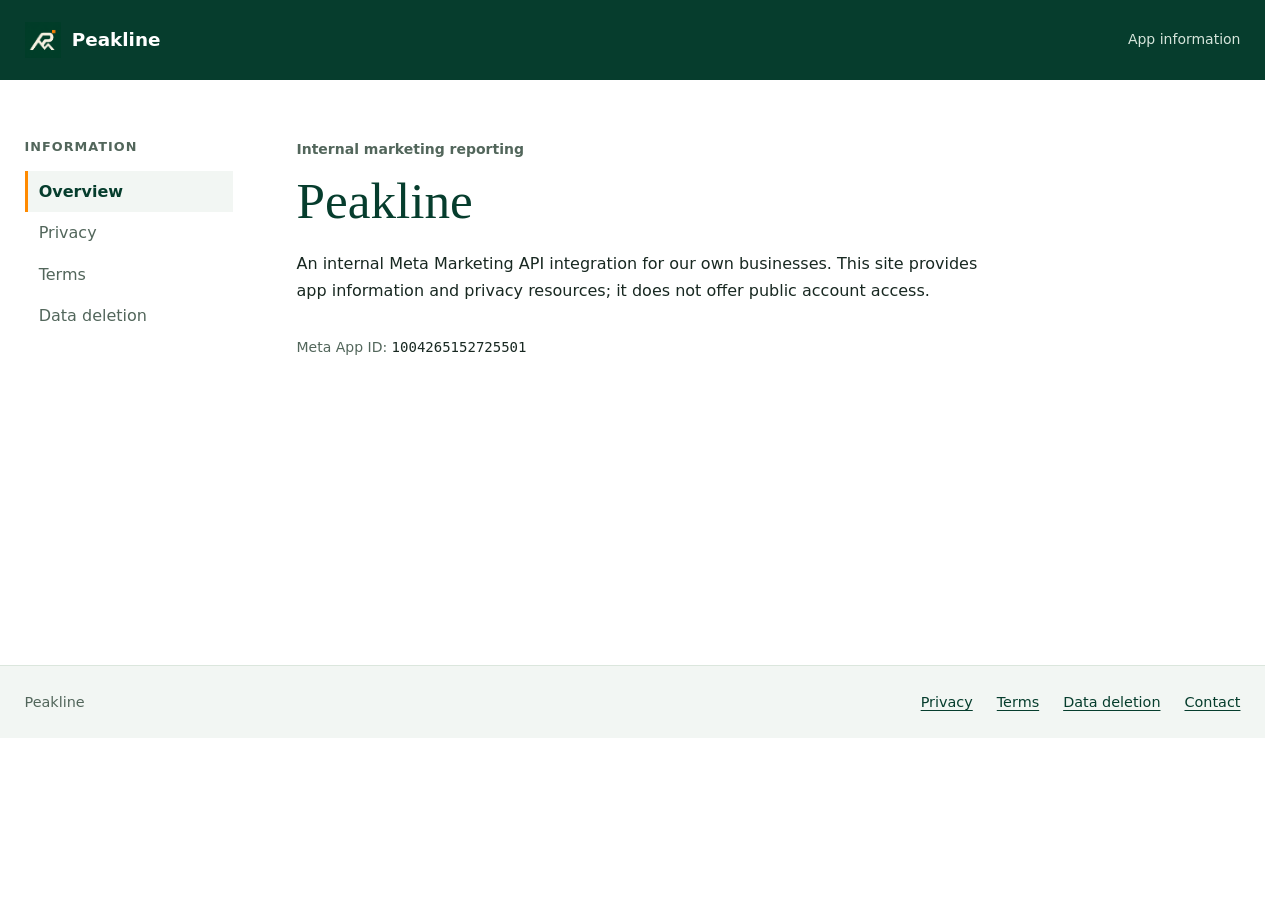
<file: index.html>
<!doctype html>
<html lang="en">
<head>
  <meta charset="utf-8">
  <meta name="viewport" content="width=device-width, initial-scale=1">
  <title>Overview | Peakline</title>
  <link rel="icon" href="assets/peakline-icon.png" type="image/png">
  <link rel="stylesheet" href="styles.css">
</head>
<body>
  <a class="skip-link" href="#main">Skip to content</a>
  <header class="masthead">
    <div class="masthead-inner">
      <a class="brand" href="index.html"><img src="assets/peakline-icon.png" width="36" height="36" alt=""><span>Peakline</span></a>
      <span class="masthead-label">App information</span>
    </div>
  </header>
  <div class="layout">
    <nav class="navigation" aria-label="Site navigation">
      <p class="nav-label">Information</p>
      <ul><li><a href="index.html" aria-current="page">Overview</a></li>
<li><a href="privacy.html">Privacy</a></li>
<li><a href="terms.html">Terms</a></li>
<li><a href="deletion.html">Data deletion</a></li></ul>
    </nav>
    <main id="main" tabindex="-1">
      <article>
        <p class="eyebrow">Internal marketing reporting</p>
        <h1>Peakline</h1>
        <p>An internal Meta Marketing API integration for our own businesses. This site provides app information and privacy resources; it does not offer public account access.</p>
        <p class="app-id">Meta App ID: <span>1004265152725501</span></p>
      </article>
    </main>
  </div>
  <footer class="footer">
    <div class="footer-inner"><span>Peakline</span><nav aria-label="Footer navigation"><a href="privacy.html">Privacy</a><a href="terms.html">Terms</a><a href="deletion.html">Data deletion</a><a href="deletion.html#contact">Contact</a></nav></div>
  </footer>
</body>
</html>
</file>
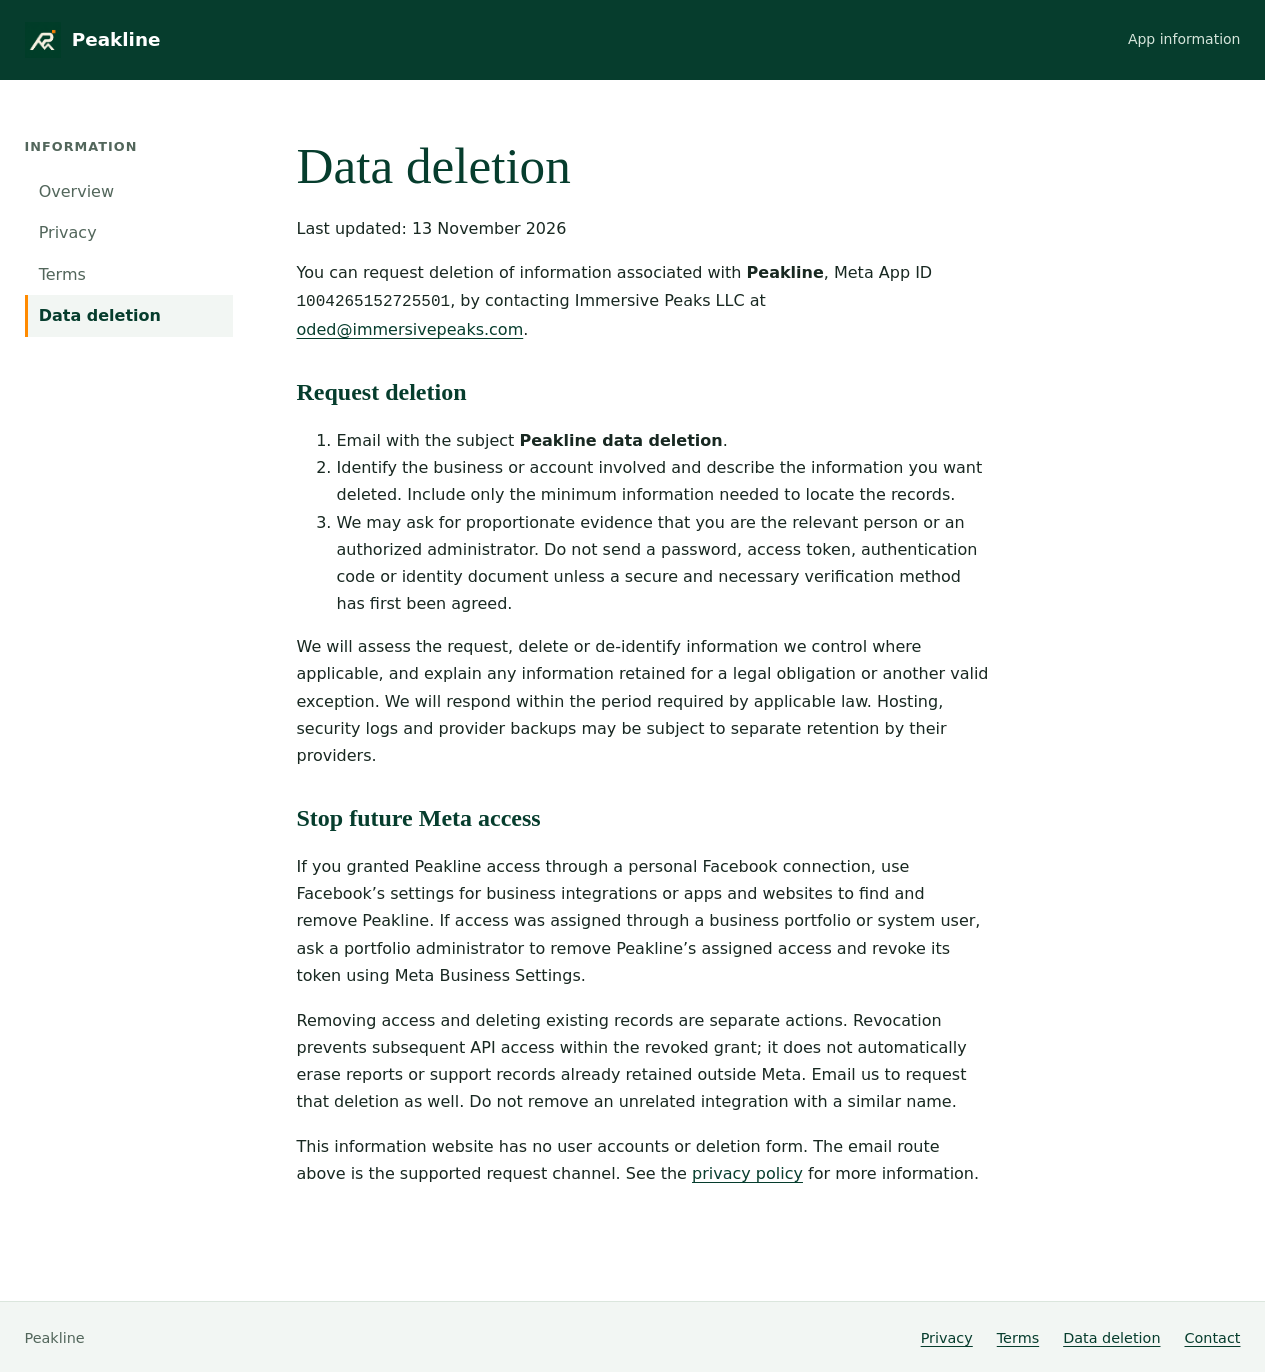
<file: deletion.html>
<!doctype html>
<html lang="en">
<head>
  <meta charset="utf-8">
  <meta name="viewport" content="width=device-width, initial-scale=1">
  <title>Data deletion | Peakline</title>
  <link rel="icon" href="assets/peakline-icon.png" type="image/png">
  <link rel="stylesheet" href="styles.css">
</head>
<body>
  <a class="skip-link" href="#main">Skip to content</a>
  <header class="masthead">
    <div class="masthead-inner">
      <a class="brand" href="index.html"><img src="assets/peakline-icon.png" width="36" height="36" alt=""><span>Peakline</span></a>
      <span class="masthead-label">App information</span>
    </div>
  </header>
  <div class="layout">
    <nav class="navigation" aria-label="Site navigation">
      <p class="nav-label">Information</p>
      <ul><li><a href="index.html">Overview</a></li>
<li><a href="privacy.html">Privacy</a></li>
<li><a href="terms.html">Terms</a></li>
<li><a href="deletion.html" aria-current="page">Data deletion</a></li></ul>
    </nav>
    <main id="main" tabindex="-1">
      <article id="contact">
        <h1>Data deletion</h1>
        <p class="updated">Last updated: 13 November 2026</p>
<p>You can request deletion of information associated with <strong>Peakline</strong>, Meta App ID <code>1004265152725501</code>, by contacting Immersive Peaks LLC at <a href="mailto:oded@immersivepeaks.com?subject=Peakline%20data%20deletion">oded@immersivepeaks.com</a>.</p>
<h2>Request deletion</h2>
<ol><li>Email with the subject <strong>Peakline data deletion</strong>.</li><li>Identify the business or account involved and describe the information you want deleted. Include only the minimum information needed to locate the records.</li><li>We may ask for proportionate evidence that you are the relevant person or an authorized administrator. Do not send a password, access token, authentication code or identity document unless a secure and necessary verification method has first been agreed.</li></ol>
<p>We will assess the request, delete or de-identify information we control where applicable, and explain any information retained for a legal obligation or another valid exception. We will respond within the period required by applicable law. Hosting, security logs and provider backups may be subject to separate retention by their providers.</p>
<h2>Stop future Meta access</h2>
<p>If you granted Peakline access through a personal Facebook connection, use Facebook’s settings for business integrations or apps and websites to find and remove Peakline. If access was assigned through a business portfolio or system user, ask a portfolio administrator to remove Peakline’s assigned access and revoke its token using Meta Business Settings.</p>
<p>Removing access and deleting existing records are separate actions. Revocation prevents subsequent API access within the revoked grant; it does not automatically erase reports or support records already retained outside Meta. Email us to request that deletion as well. Do not remove an unrelated integration with a similar name.</p>
<p>This information website has no user accounts or deletion form. The email route above is the supported request channel. See the <a href="privacy.html">privacy policy</a> for more information.</p>

      </article>
    </main>
  </div>
  <footer class="footer">
    <div class="footer-inner"><span>Peakline</span><nav aria-label="Footer navigation"><a href="privacy.html">Privacy</a><a href="terms.html">Terms</a><a href="deletion.html">Data deletion</a><a href="deletion.html#contact">Contact</a></nav></div>
  </footer>
</body>
</html>
</file>
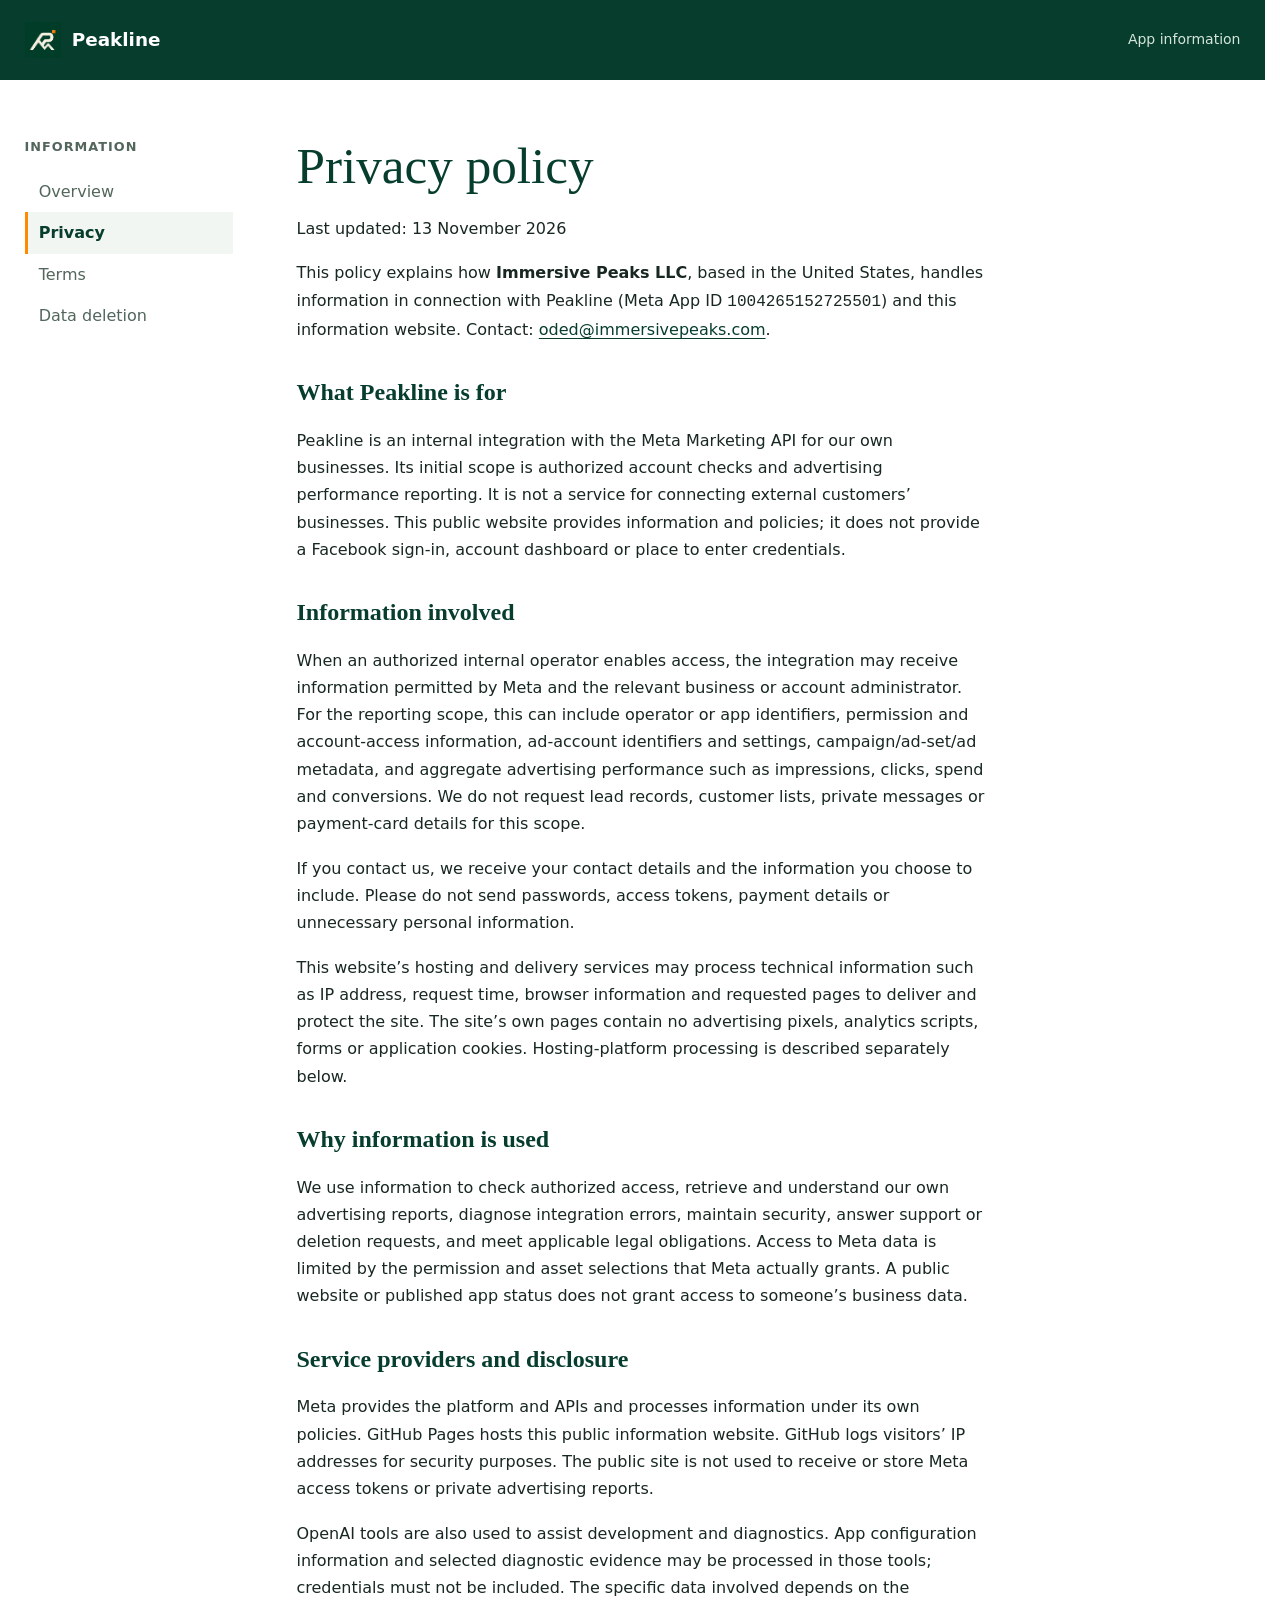
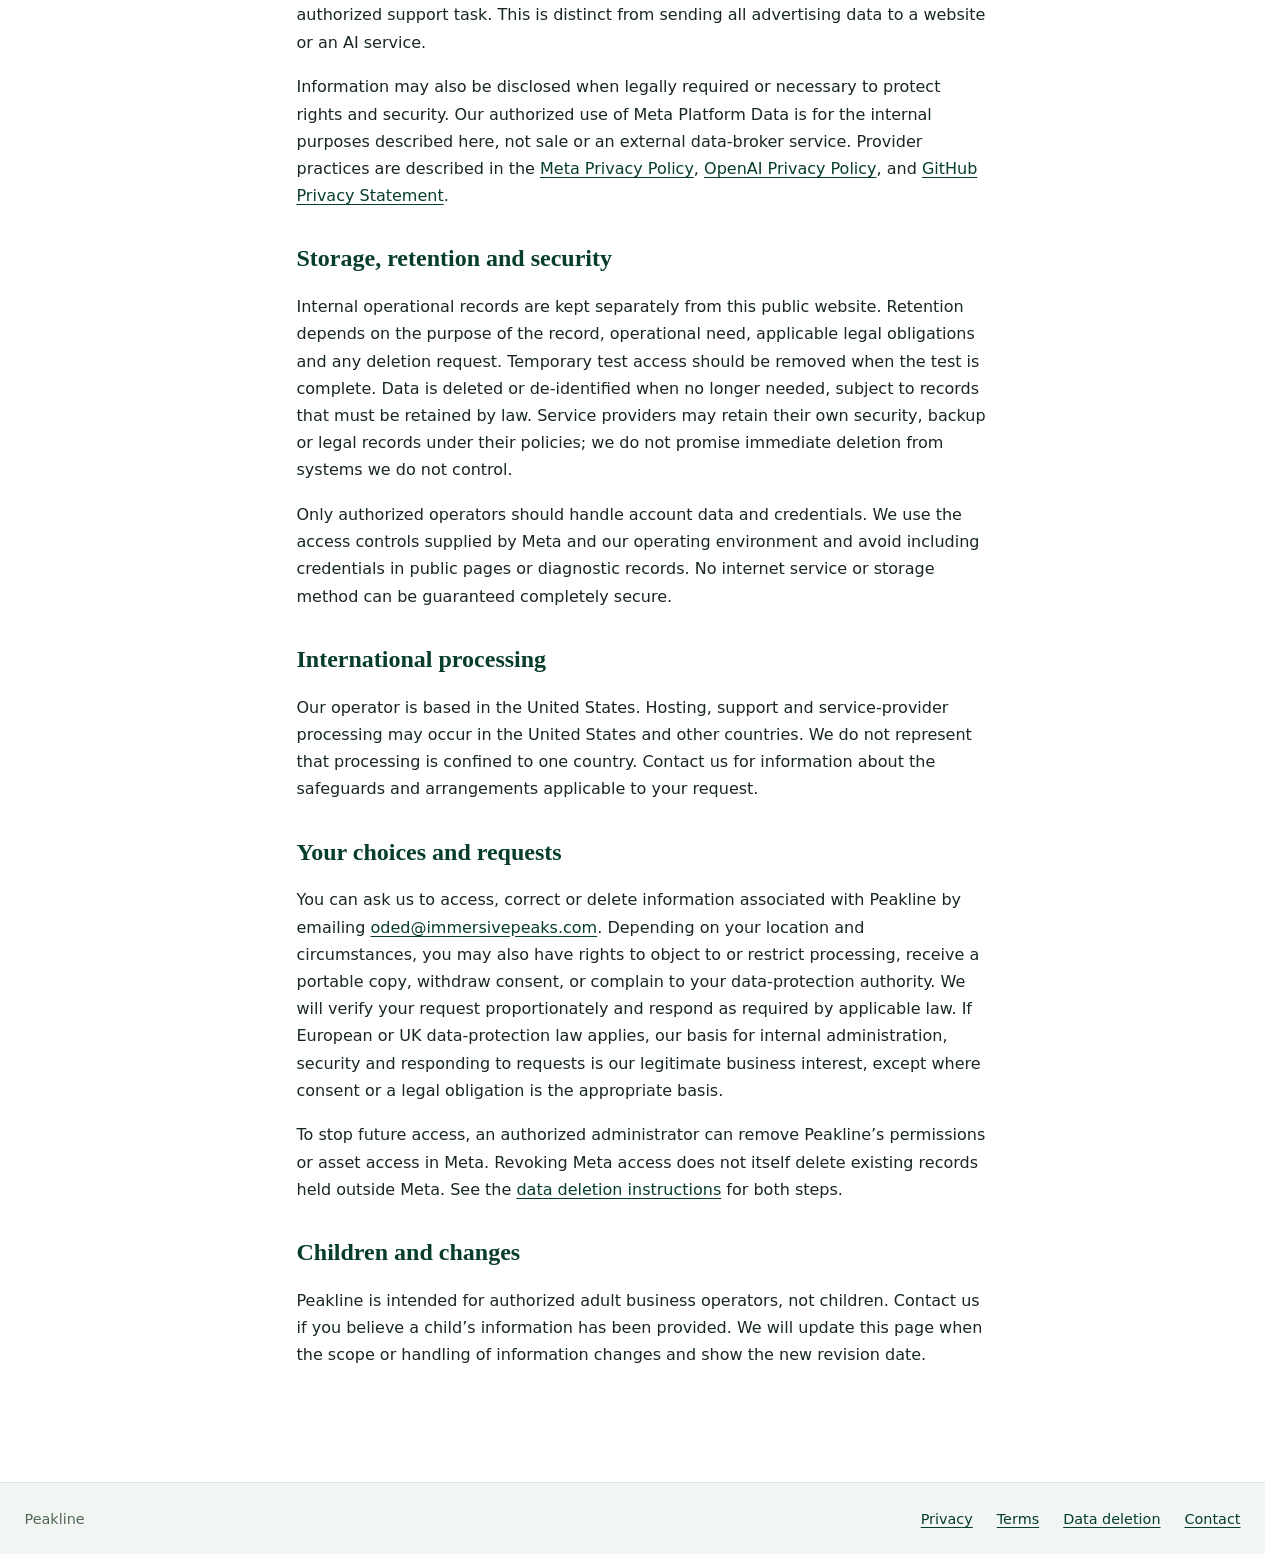
<file: privacy.html>
<!doctype html>
<html lang="en">
<head>
  <meta charset="utf-8">
  <meta name="viewport" content="width=device-width, initial-scale=1">
  <title>Privacy | Peakline</title>
  <link rel="icon" href="assets/peakline-icon.png" type="image/png">
  <link rel="stylesheet" href="styles.css">
</head>
<body>
  <a class="skip-link" href="#main">Skip to content</a>
  <header class="masthead">
    <div class="masthead-inner">
      <a class="brand" href="index.html"><img src="assets/peakline-icon.png" width="36" height="36" alt=""><span>Peakline</span></a>
      <span class="masthead-label">App information</span>
    </div>
  </header>
  <div class="layout">
    <nav class="navigation" aria-label="Site navigation">
      <p class="nav-label">Information</p>
      <ul><li><a href="index.html">Overview</a></li>
<li><a href="privacy.html" aria-current="page">Privacy</a></li>
<li><a href="terms.html">Terms</a></li>
<li><a href="deletion.html">Data deletion</a></li></ul>
    </nav>
    <main id="main" tabindex="-1">
      <article>
        <h1>Privacy policy</h1>
        <p class="updated">Last updated: 13 November 2026</p>
<p>This policy explains how <strong>Immersive Peaks LLC</strong>, based in the United States, handles information in connection with Peakline (Meta App ID <code>1004265152725501</code>) and this information website. Contact: <a href="mailto:oded@immersivepeaks.com">oded@immersivepeaks.com</a>.</p>
<h2>What Peakline is for</h2>
<p>Peakline is an internal integration with the Meta Marketing API for our own businesses. Its initial scope is authorized account checks and advertising performance reporting. It is not a service for connecting external customers’ businesses. This public website provides information and policies; it does not provide a Facebook sign-in, account dashboard or place to enter credentials.</p>
<h2>Information involved</h2>
<p>When an authorized internal operator enables access, the integration may receive information permitted by Meta and the relevant business or account administrator. For the reporting scope, this can include operator or app identifiers, permission and account-access information, ad-account identifiers and settings, campaign/ad-set/ad metadata, and aggregate advertising performance such as impressions, clicks, spend and conversions. We do not request lead records, customer lists, private messages or payment-card details for this scope.</p>
<p>If you contact us, we receive your contact details and the information you choose to include. Please do not send passwords, access tokens, payment details or unnecessary personal information.</p>
<p>This website’s hosting and delivery services may process technical information such as IP address, request time, browser information and requested pages to deliver and protect the site. The site’s own pages contain no advertising pixels, analytics scripts, forms or application cookies. Hosting-platform processing is described separately below.</p>
<h2>Why information is used</h2>
<p>We use information to check authorized access, retrieve and understand our own advertising reports, diagnose integration errors, maintain security, answer support or deletion requests, and meet applicable legal obligations. Access to Meta data is limited by the permission and asset selections that Meta actually grants. A public website or published app status does not grant access to someone’s business data.</p>
<h2>Service providers and disclosure</h2>
<p>Meta provides the platform and APIs and processes information under its own policies. GitHub Pages hosts this public information website. GitHub logs visitors’ IP addresses for security purposes. The public site is not used to receive or store Meta access tokens or private advertising reports.</p>
<p>OpenAI tools are also used to assist development and diagnostics. App configuration information and selected diagnostic evidence may be processed in those tools; credentials must not be included. The specific data involved depends on the authorized support task. This is distinct from sending all advertising data to a website or an AI service.</p>
<p>Information may also be disclosed when legally required or necessary to protect rights and security. Our authorized use of Meta Platform Data is for the internal purposes described here, not sale or an external data-broker service. Provider practices are described in the <a href="https://www.facebook.com/privacy/policy/">Meta Privacy Policy</a>, <a href="https://openai.com/policies/privacy-policy/">OpenAI Privacy Policy</a>, and <a href="https://docs.github.com/en/site-policy/privacy-policies/github-general-privacy-statement">GitHub Privacy Statement</a>.</p>
<h2>Storage, retention and security</h2>
<p>Internal operational records are kept separately from this public website. Retention depends on the purpose of the record, operational need, applicable legal obligations and any deletion request. Temporary test access should be removed when the test is complete. Data is deleted or de-identified when no longer needed, subject to records that must be retained by law. Service providers may retain their own security, backup or legal records under their policies; we do not promise immediate deletion from systems we do not control.</p>
<p>Only authorized operators should handle account data and credentials. We use the access controls supplied by Meta and our operating environment and avoid including credentials in public pages or diagnostic records. No internet service or storage method can be guaranteed completely secure.</p>
<h2>International processing</h2>
<p>Our operator is based in the United States. Hosting, support and service-provider processing may occur in the United States and other countries. We do not represent that processing is confined to one country. Contact us for information about the safeguards and arrangements applicable to your request.</p>
<h2>Your choices and requests</h2>
<p>You can ask us to access, correct or delete information associated with Peakline by emailing <a href="mailto:oded@immersivepeaks.com">oded@immersivepeaks.com</a>. Depending on your location and circumstances, you may also have rights to object to or restrict processing, receive a portable copy, withdraw consent, or complain to your data-protection authority. We will verify your request proportionately and respond as required by applicable law. If European or UK data-protection law applies, our basis for internal administration, security and responding to requests is our legitimate business interest, except where consent or a legal obligation is the appropriate basis.</p>
<p>To stop future access, an authorized administrator can remove Peakline’s permissions or asset access in Meta. Revoking Meta access does not itself delete existing records held outside Meta. See the <a href="deletion.html">data deletion instructions</a> for both steps.</p>
<h2>Children and changes</h2>
<p>Peakline is intended for authorized adult business operators, not children. Contact us if you believe a child’s information has been provided. We will update this page when the scope or handling of information changes and show the new revision date.</p>

      </article>
    </main>
  </div>
  <footer class="footer">
    <div class="footer-inner"><span>Peakline</span><nav aria-label="Footer navigation"><a href="privacy.html">Privacy</a><a href="terms.html">Terms</a><a href="deletion.html">Data deletion</a><a href="deletion.html#contact">Contact</a></nav></div>
  </footer>
</body>
</html>
</file>
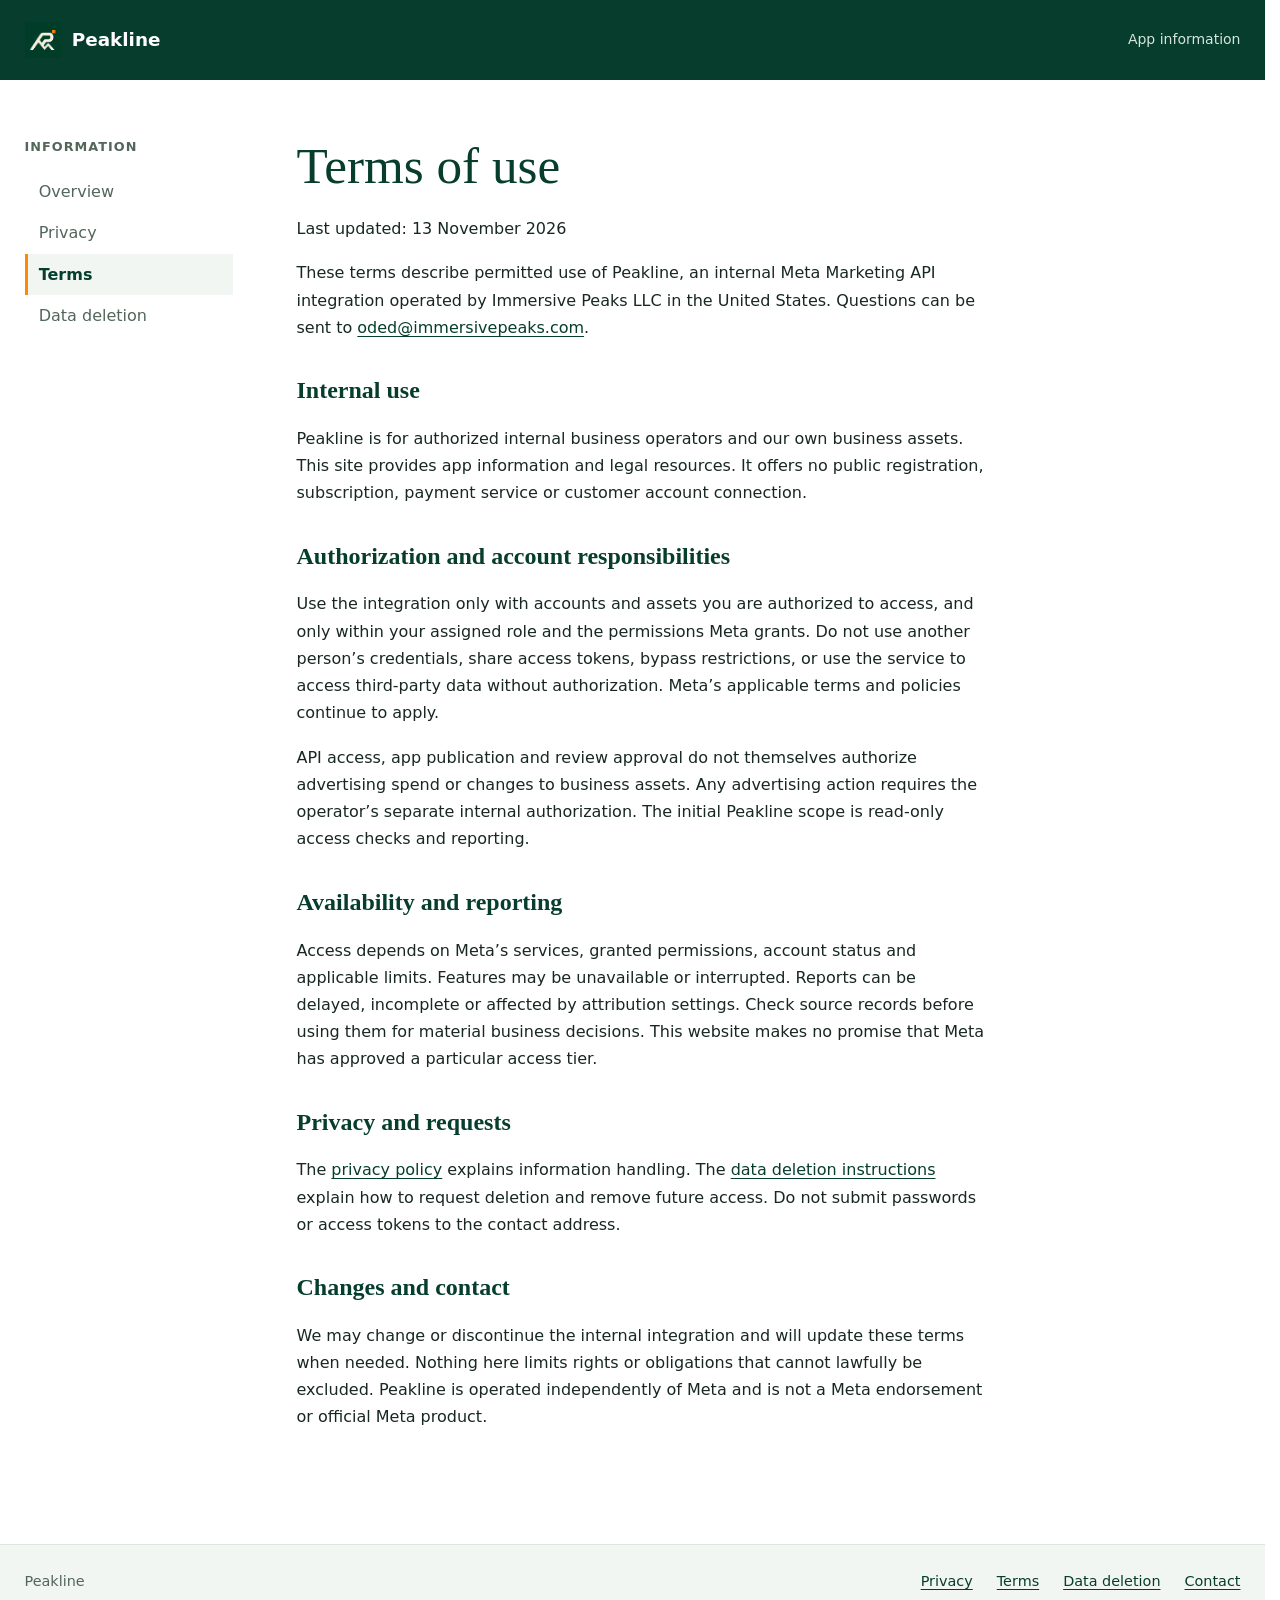
<file: terms.html>
<!doctype html>
<html lang="en">
<head>
  <meta charset="utf-8">
  <meta name="viewport" content="width=device-width, initial-scale=1">
  <title>Terms | Peakline</title>
  <link rel="icon" href="assets/peakline-icon.png" type="image/png">
  <link rel="stylesheet" href="styles.css">
</head>
<body>
  <a class="skip-link" href="#main">Skip to content</a>
  <header class="masthead">
    <div class="masthead-inner">
      <a class="brand" href="index.html"><img src="assets/peakline-icon.png" width="36" height="36" alt=""><span>Peakline</span></a>
      <span class="masthead-label">App information</span>
    </div>
  </header>
  <div class="layout">
    <nav class="navigation" aria-label="Site navigation">
      <p class="nav-label">Information</p>
      <ul><li><a href="index.html">Overview</a></li>
<li><a href="privacy.html">Privacy</a></li>
<li><a href="terms.html" aria-current="page">Terms</a></li>
<li><a href="deletion.html">Data deletion</a></li></ul>
    </nav>
    <main id="main" tabindex="-1">
      <article>
        <h1>Terms of use</h1>
        <p class="updated">Last updated: 13 November 2026</p>
<p>These terms describe permitted use of Peakline, an internal Meta Marketing API integration operated by Immersive Peaks LLC in the United States. Questions can be sent to <a href="mailto:oded@immersivepeaks.com">oded@immersivepeaks.com</a>.</p>
<h2>Internal use</h2>
<p>Peakline is for authorized internal business operators and our own business assets. This site provides app information and legal resources. It offers no public registration, subscription, payment service or customer account connection.</p>
<h2>Authorization and account responsibilities</h2>
<p>Use the integration only with accounts and assets you are authorized to access, and only within your assigned role and the permissions Meta grants. Do not use another person’s credentials, share access tokens, bypass restrictions, or use the service to access third-party data without authorization. Meta’s applicable terms and policies continue to apply.</p>
<p>API access, app publication and review approval do not themselves authorize advertising spend or changes to business assets. Any advertising action requires the operator’s separate internal authorization. The initial Peakline scope is read-only access checks and reporting.</p>
<h2>Availability and reporting</h2>
<p>Access depends on Meta’s services, granted permissions, account status and applicable limits. Features may be unavailable or interrupted. Reports can be delayed, incomplete or affected by attribution settings. Check source records before using them for material business decisions. This website makes no promise that Meta has approved a particular access tier.</p>
<h2>Privacy and requests</h2>
<p>The <a href="privacy.html">privacy policy</a> explains information handling. The <a href="deletion.html">data deletion instructions</a> explain how to request deletion and remove future access. Do not submit passwords or access tokens to the contact address.</p>
<h2>Changes and contact</h2>
<p>We may change or discontinue the internal integration and will update these terms when needed. Nothing here limits rights or obligations that cannot lawfully be excluded. Peakline is operated independently of Meta and is not a Meta endorsement or official Meta product.</p>

      </article>
    </main>
  </div>
  <footer class="footer">
    <div class="footer-inner"><span>Peakline</span><nav aria-label="Footer navigation"><a href="privacy.html">Privacy</a><a href="terms.html">Terms</a><a href="deletion.html">Data deletion</a><a href="deletion.html#contact">Contact</a></nav></div>
  </footer>
</body>
</html>
</file>
<file: styles.css>
:root { color-scheme: light; --forest: #063D2D; --text: #182821; --muted: #52665B; --paper: #FFFFFF; --wash: #F2F6F3; --orange: #FF8A00; }
* { box-sizing: border-box; scrollbar-color: #859a8e var(--wash); scrollbar-width: auto; }
html { scrollbar-gutter: stable; }
body { margin: 0; background: var(--paper); color: var(--text); font: 400 1rem/1.7 system-ui, -apple-system, BlinkMacSystemFont, "Segoe UI", sans-serif; }
a { color: var(--forest); text-underline-offset: .2em; }
a:hover { text-decoration-thickness: .15em; }
a:focus-visible { outline: 3px solid var(--orange); outline-offset: 4px; }
.skip-link { position: absolute; top: .5rem; left: .5rem; z-index: 1; padding: .5rem .8rem; background: white; transform: translateY(-200%); }
.skip-link:focus { transform: translateY(0); }
.masthead { background: var(--forest); color: white; }
.masthead-inner, .layout, .footer-inner { width: min(100% - 3rem, 76rem); margin-inline: auto; }
.masthead-inner { min-height: 5rem; display: flex; align-items: center; justify-content: space-between; gap: 1rem; }
.brand { display: inline-flex; align-items: center; gap: .7rem; color: white; font-size: 1.15rem; font-weight: 700; text-decoration: none; }
.brand img { display: block; width: 36px; height: 36px; object-fit: contain; }
.masthead-label { color: #d6e5db; font-size: .875rem; }
.layout { display: grid; grid-template-columns: 13rem minmax(0, 1fr); gap: clamp(2rem, 5vw, 5rem); min-height: 65vh; }
.navigation { padding-block: 3.5rem; }
.nav-label { margin: 0 0 .8rem; color: var(--muted); font-size: .8rem; font-weight: 700; letter-spacing: .08em; text-transform: uppercase; }
.navigation ul { list-style: none; margin: 0; padding: 0; }
.navigation a { display: block; padding: .45rem .7rem; border-left: 3px solid transparent; color: var(--muted); text-decoration: none; }
.navigation a[aria-current="page"] { border-color: var(--orange); color: var(--forest); background: var(--wash); font-weight: 700; }
.navigation a:hover { color: var(--forest); text-decoration: underline; }
main { min-width: 0; padding-block: 3.6rem 6rem; }
article { max-width: 68ch; overflow-wrap: break-word; }
h1, h2, h3 { color: var(--forest); line-height: 1.2; }
h1 { margin: 0 0 1.3rem; font: 400 clamp(2.25rem, 4vw, 3.25rem)/1.1 Georgia, serif; }
h2 { margin-top: 2.2rem; font-family: Georgia, serif; }
p { margin: 0 0 1.1rem; }
.eyebrow { margin-bottom: .7rem; color: var(--muted); font-size: .875rem; font-weight: 700; }
.app-id { margin-top: 2rem; color: var(--muted); font-size: .875rem; }
.app-id span { font-family: ui-monospace, SFMono-Regular, Consolas, monospace; color: var(--text); }
.footer { background: var(--wash); border-top: 1px solid #dbe6dd; }
.footer-inner { display: flex; justify-content: space-between; gap: 1rem 2rem; flex-wrap: wrap; padding-block: 1.5rem; color: var(--muted); font-size: .9rem; }
.footer nav { display: flex; gap: .5rem 1.5rem; flex-wrap: wrap; }
@media (max-width: 720px) {
  .masthead-inner, .layout, .footer-inner { width: min(100% - 2rem, 76rem); }
  .masthead-label { display: none; }
  .layout { display: block; }
  .navigation { padding: 1.3rem 0 0; }
  .nav-label { margin-bottom: .4rem; }
  .navigation ul { display: flex; flex-wrap: wrap; gap: .1rem .5rem; }
  .navigation a { border-left: 0; border-bottom: 3px solid transparent; }
  .navigation a[aria-current="page"] { border-color: var(--orange); }
  main { padding: 2.3rem 0 4rem; }
}
@media (forced-colors: active) { a:focus-visible { outline-color: Highlight; } .navigation a[aria-current="page"] { border-color: Highlight; } }
</file>
